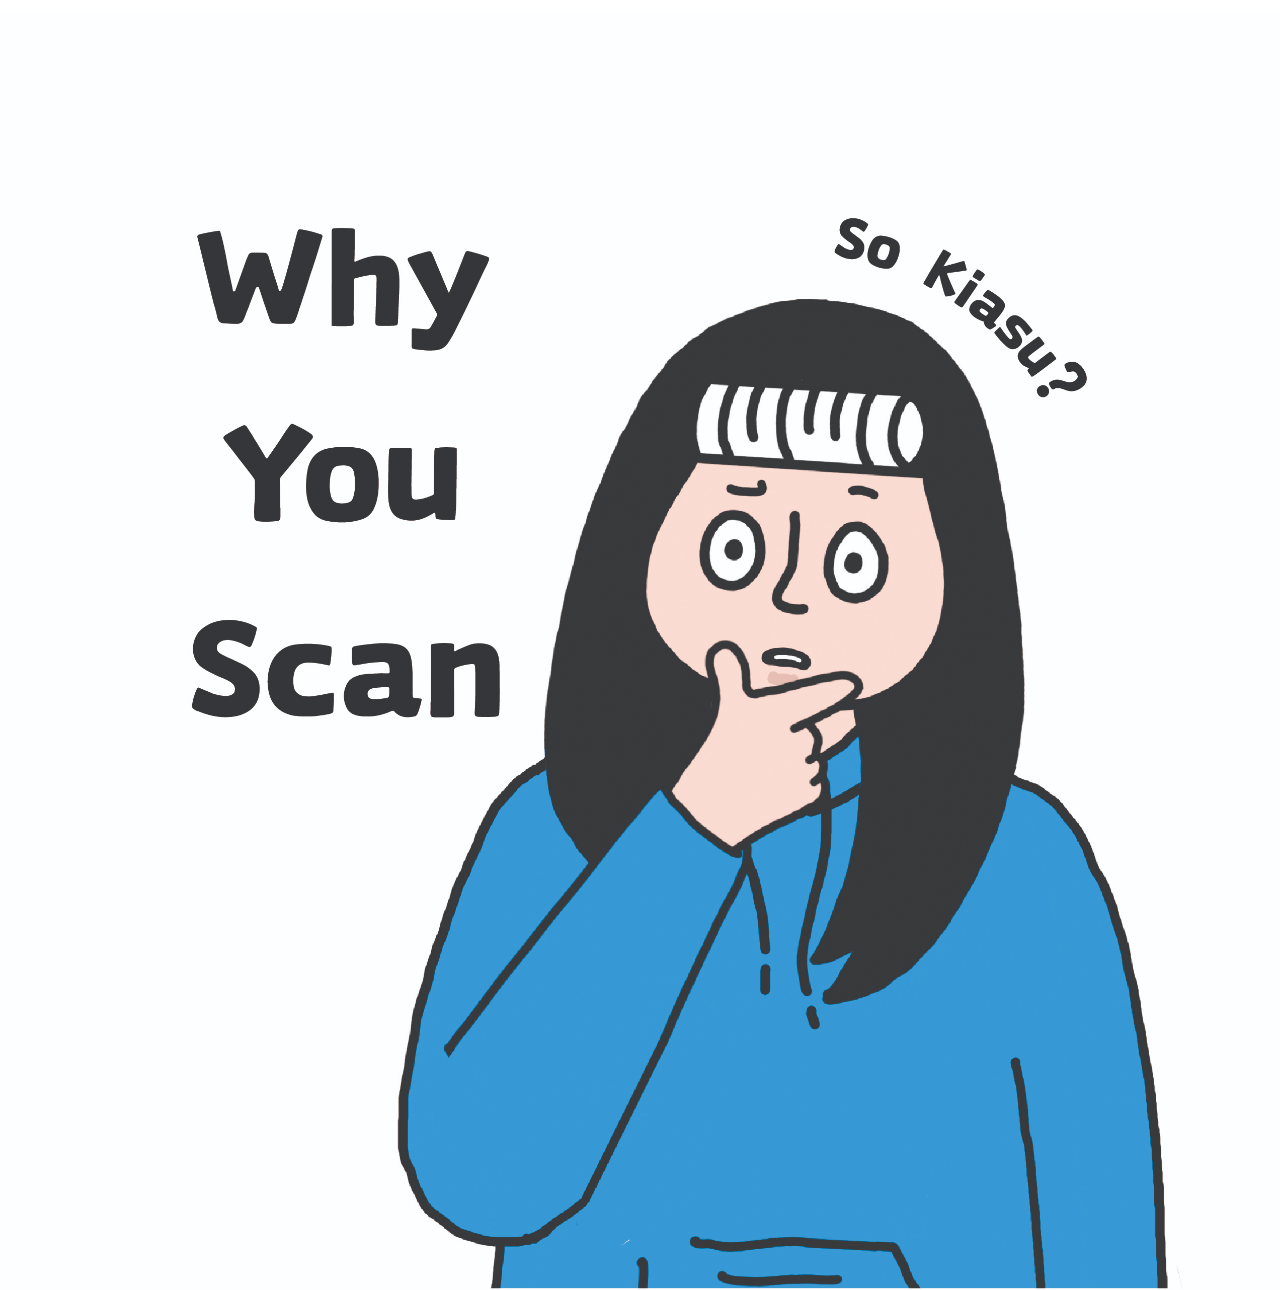
<file: index.html>
<!DOCTYPE html>
<html lang="en">

<head>
    <meta charset="UTF-8">
    <meta name="viewport" content="width=device-width, initial-scale=1.0">
    <title>My Website</title>
    <link rel="stylesheet" href="style.css">
</head>

<body>

    <section id="home" class="section1">
        <div class="content">

            <img src="scan pic-02.jpg" alt="App Screenshot" class="app-image">

        </div>
    </section>

</body>
</html>
</file>
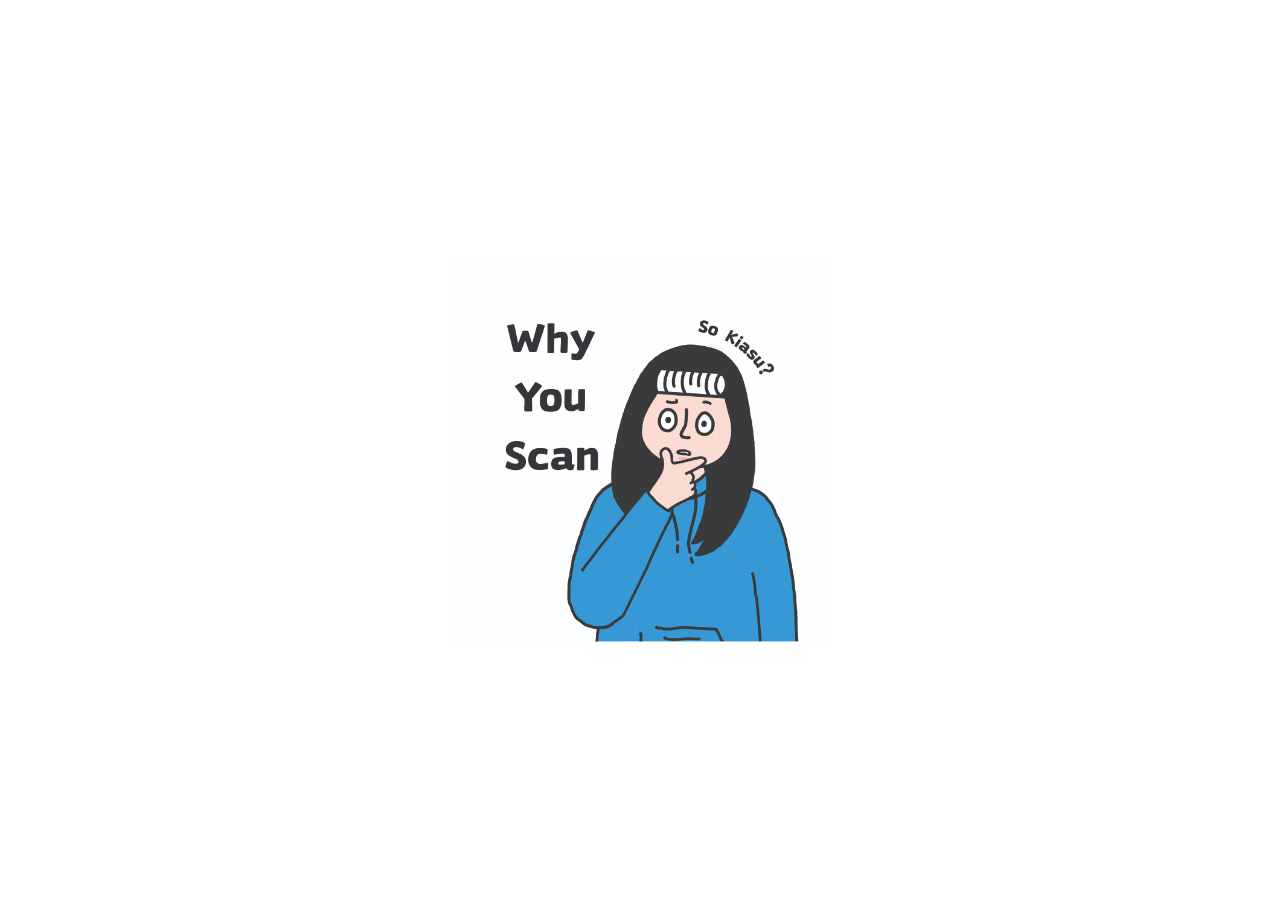
<file: website photo test.html>
<!DOCTYPE html>
<html lang="en">

<head>
    <meta charset="UTF-8">
    <meta name="viewport" content="width=device-width, initial-scale=1.0">
    <title>My Website</title>
    <link rel="stylesheet" href="website photo test.css">
</head>

<body>

    <section id="home" class="section1">
        <div class="content">

            <img src="scan pic-02.jpg" alt="App Screenshot" class="app-image">

        </div>
    </section>

</body>
</html>
</file>
<file: style.css>
/* Reset */
* {
    margin: 0;
    padding: 0;
    box-sizing: border-box;
}

/* Website */
body {
    width: 100%;
    min-height: 100vh;
    background-color: #ffffff;
}

/* Section */
.section1 {
    width: 100%;
    min-height: 100vh;
    display: flex;
    justify-content: center;
    align-items: flex-start;
    padding-top: 10px;
}

/* Content */
.content {
    width: 100%;
    display: flex;
    justify-content: center;
    align-items: center;
}

/* Image */
.app-image {
    width: 100%;
    max-width: none;
    height: auto;
    display: block;

}
</file>
<file: website photo test.css>
/* Reset */
* {
    margin: 0;
    padding: 0;
    box-sizing: border-box;
}

/* Website */
body {
    width: 100%;
    min-height: 100vh;
    background-color: #ffffff;
}

/* Section */
.section1 {
    width: 100%;
    min-height: 100vh;
    display: flex;
    justify-content: center;
    align-items: center;
}

/* Content */
.content {
    width: 100%;
    display: flex;
    justify-content: center;
    align-items: center;
}

/* Image */
.app-image {
    width: 30%;
    height: auto;
    
}
</file>
